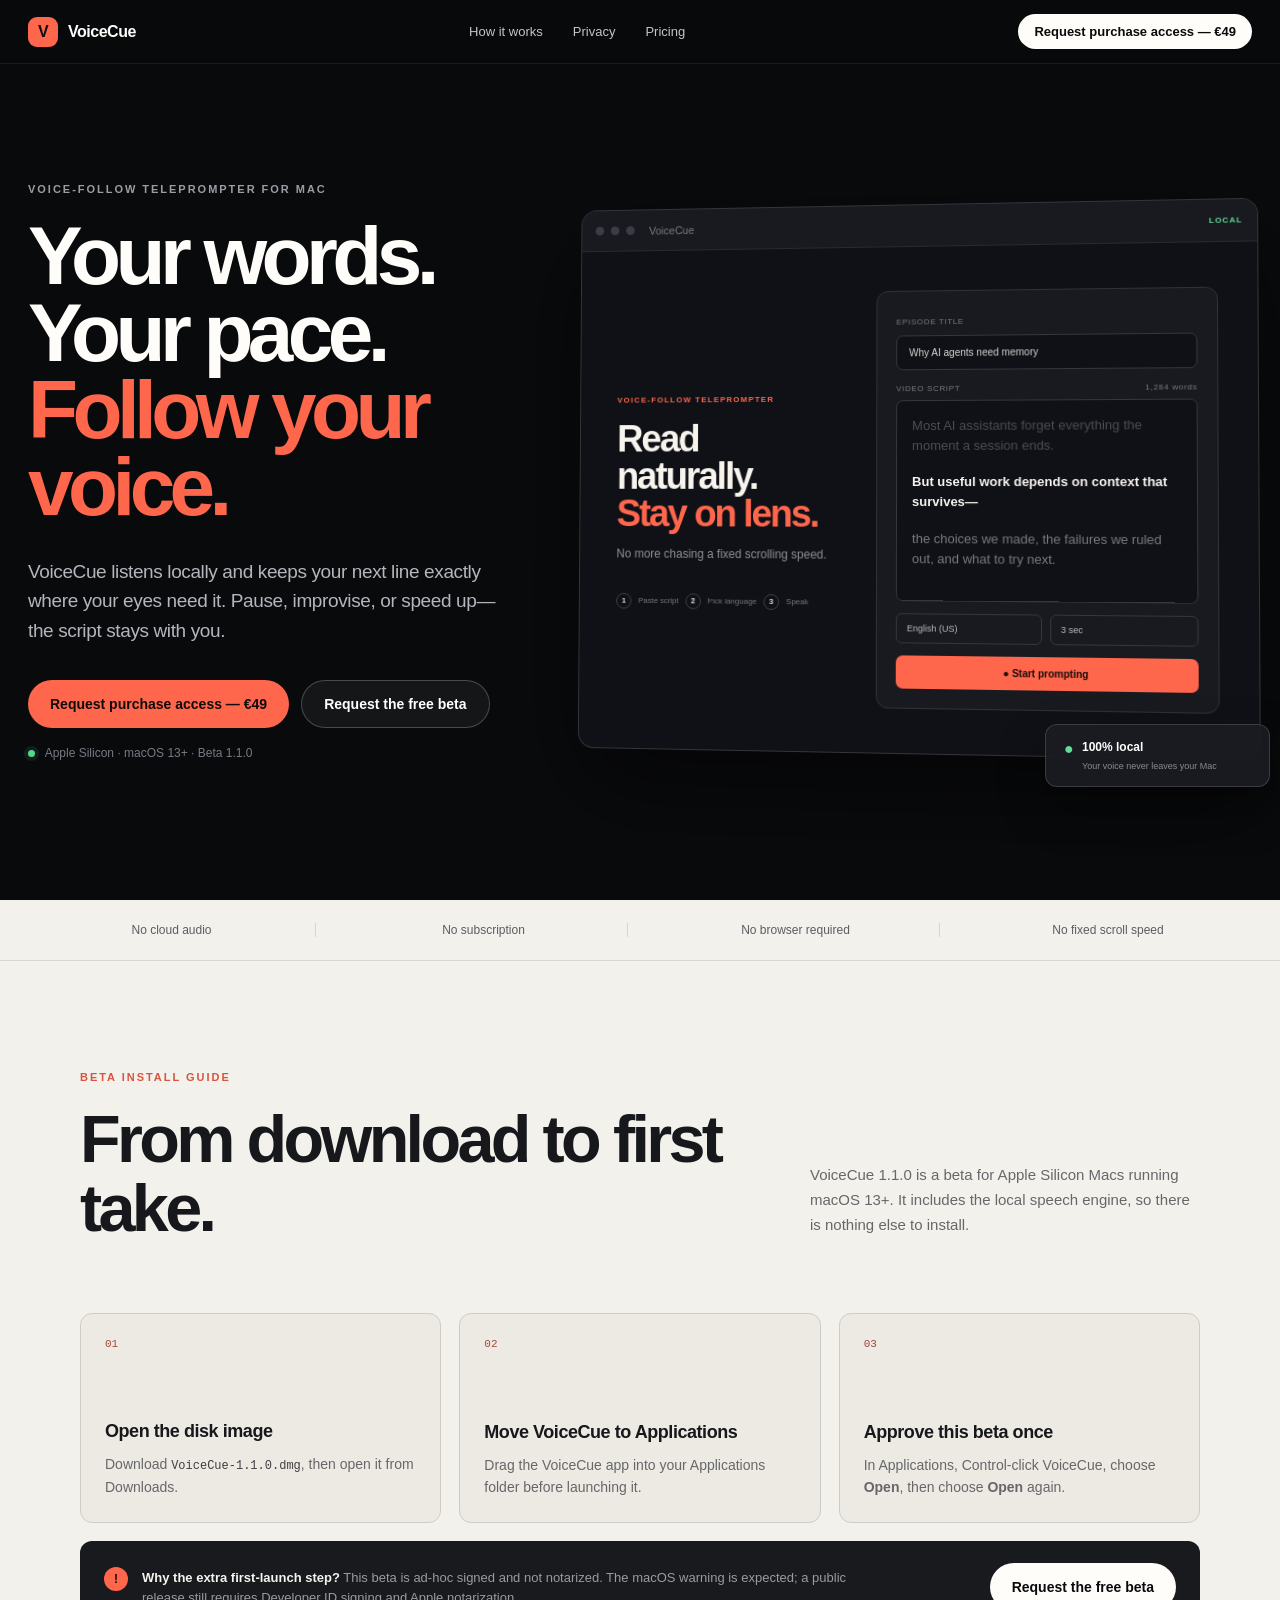
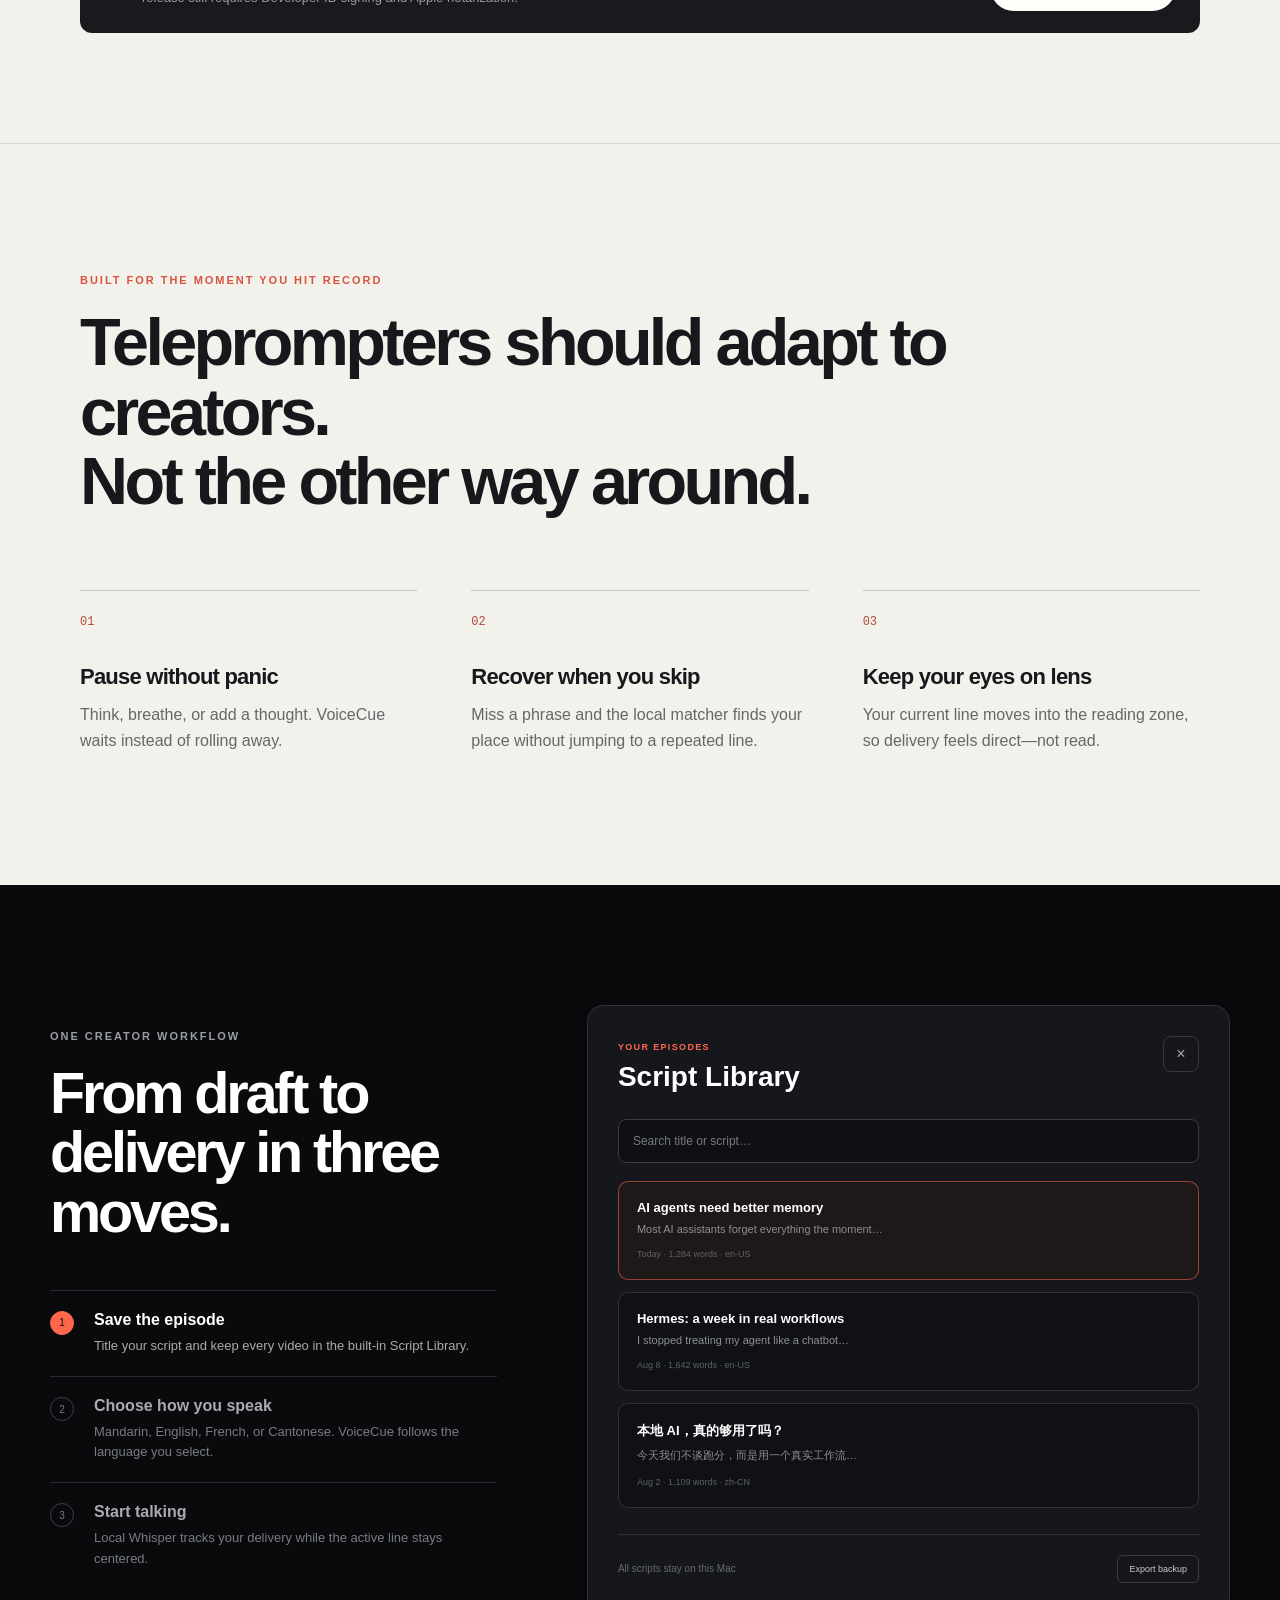
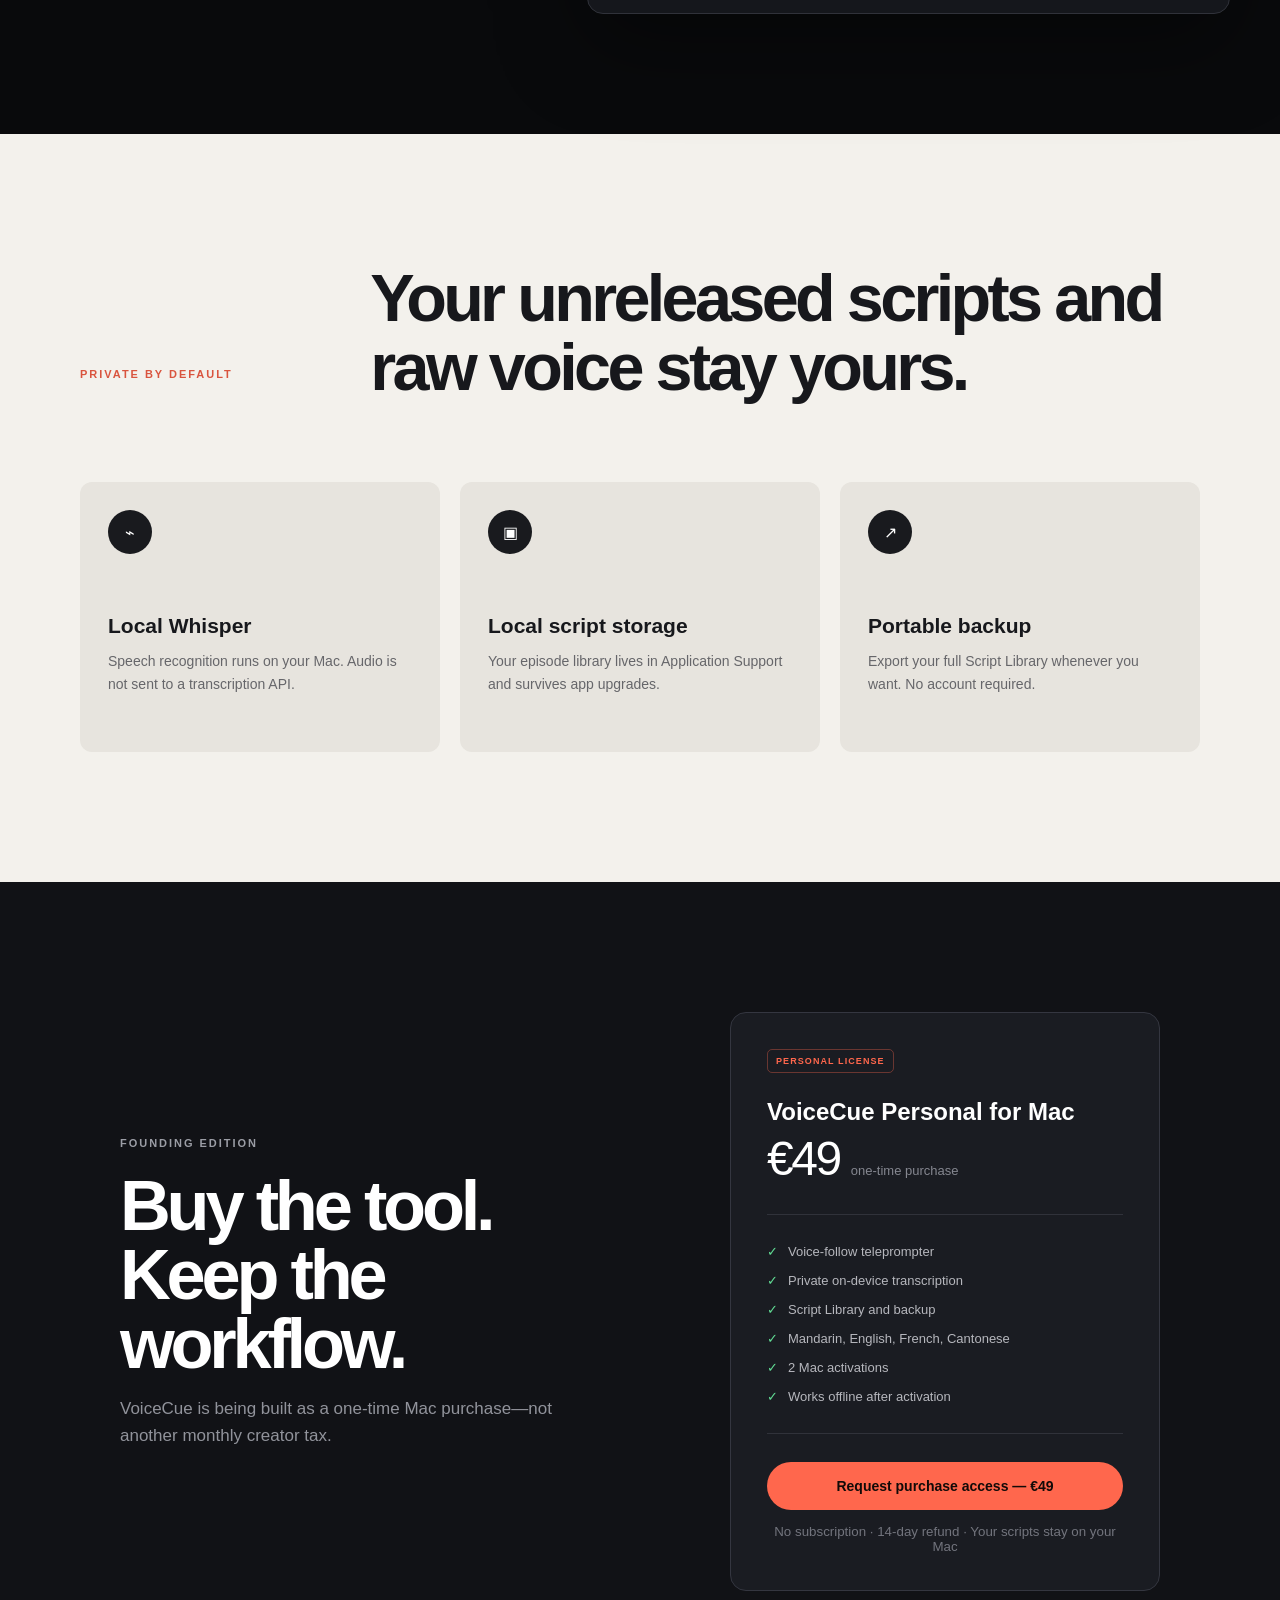
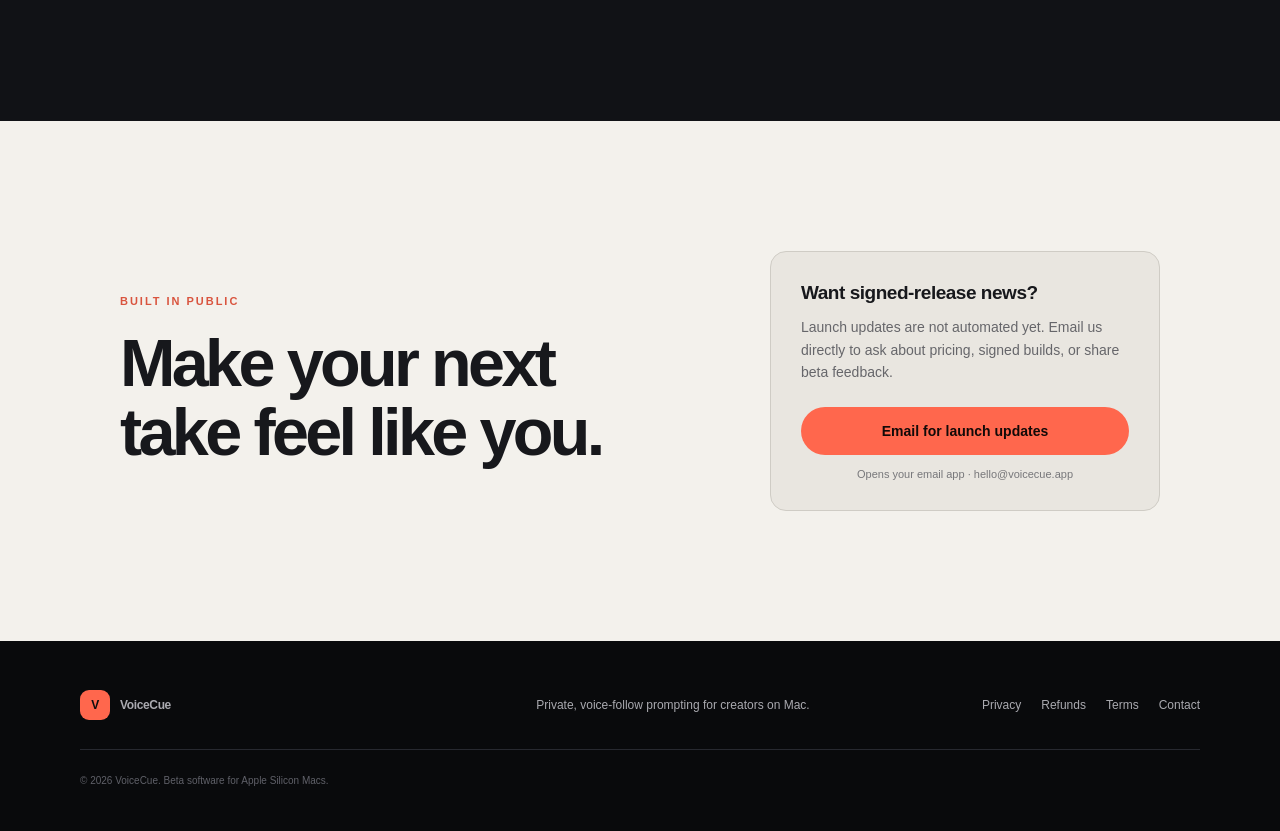
<file: index.html>
<!doctype html>
<html lang="en">
<head>
  <meta charset="utf-8" />
  <meta name="viewport" content="width=device-width, initial-scale=1" />
  <meta name="description" content="VoiceCue is the private Mac teleprompter that follows your voice, not a fixed scroll speed." />
  <title>VoiceCue — A teleprompter that follows your voice</title>
  <link rel="stylesheet" href="./styles.css?v=2" />
  <script src="./commerce-config.js" defer></script>
  <script src="./script.js" defer></script>
</head>
<body>
  <nav class="nav" aria-label="Main navigation">
    <a class="brand" href="#top" aria-label="VoiceCue home"><span class="brand-mark">V</span><span>VoiceCue</span></a>
    <div class="nav-links">
      <a href="#demo">How it works</a>
      <a href="#privacy">Privacy</a>
      <a href="#pricing">Pricing</a>
    </div>
    <a class="nav-cta" data-checkout href="mailto:hello@voicecue.app?subject=VoiceCue%20checkout%20request">Buy for Mac — €49</a>
  </nav>

  <main id="top">
    <section class="hero section-dark">
      <div class="hero-copy">
        <p class="eyebrow">VOICE-FOLLOW TELEPROMPTER FOR MAC</p>
        <h1>Your words.<br />Your pace.<br /><span>Follow your voice.</span></h1>
        <p class="hero-lede">VoiceCue listens locally and keeps your next line exactly where your eyes need it. Pause, improvise, or speed up—the script stays with you.</p>
        <div class="hero-actions" id="download">
          <a class="button button-primary" data-checkout href="mailto:hello@voicecue.app?subject=VoiceCue%20checkout%20request">Buy VoiceCue for Mac — €49</a>
          <a class="button button-secondary" href="mailto:hello@voicecue.app?subject=VoiceCue%20beta%20request">Request the free beta</a>
        </div>
        <p class="system-note"><span class="status-dot"></span> Apple Silicon · macOS 13+ · Beta 1.1.0</p>
      </div>

      <div class="product-stage" aria-label="VoiceCue application preview">
        <div class="app-window">
          <div class="window-bar"><i></i><i></i><i></i><span>VoiceCue</span><b>LOCAL</b></div>
          <div class="app-layout">
            <div class="app-intro">
              <span>VOICE-FOLLOW TELEPROMPTER</span>
              <h2>Read naturally.<br /><em>Stay on lens.</em></h2>
              <p>No more chasing a fixed scrolling speed.</p>
              <div class="mini-steps"><b>1</b> Paste script <b>2</b> Pick language <b>3</b> Speak</div>
            </div>
            <div class="editor-card">
              <label>EPISODE TITLE</label>
              <div class="fake-input">Why AI agents need memory</div>
              <div class="editor-heading"><label>VIDEO SCRIPT</label><span>1,284 words</span></div>
              <div class="script-lines">
                <p class="spoken">Most AI assistants forget everything the moment a session ends.</p>
                <p class="active">But useful work depends on context that survives—</p>
                <p>the choices we made, the failures we ruled out, and what to try next.</p>
              </div>
              <div class="editor-controls"><span>English (US)</span><span>3 sec</span></div>
              <button type="button" tabindex="-1">● Start prompting</button>
            </div>
          </div>
        </div>
        <div class="privacy-badge"><span>●</span><strong>100% local</strong><small>Your voice never leaves your Mac</small></div>
      </div>
    </section>

    <section class="trust-strip" aria-label="Product principles">
      <span>No cloud audio</span><span>No subscription</span><span>No browser required</span><span>No fixed scroll speed</span>
    </section>

    <section class="install-section" id="install" aria-labelledby="installTitle">
      <div class="install-heading">
        <div>
          <p class="eyebrow coral">BETA INSTALL GUIDE</p>
          <h2 id="installTitle">From download to first take.</h2>
        </div>
        <p>VoiceCue 1.1.0 is a beta for Apple Silicon Macs running macOS 13+. It includes the local speech engine, so there is nothing else to install.</p>
      </div>
      <ol class="install-steps">
        <li><span>01</span><div><strong>Open the disk image</strong><p>Download <code>VoiceCue-1.1.0.dmg</code>, then open it from Downloads.</p></div></li>
        <li><span>02</span><div><strong>Move VoiceCue to Applications</strong><p>Drag the VoiceCue app into your Applications folder before launching it.</p></div></li>
        <li><span>03</span><div><strong>Approve this beta once</strong><p>In Applications, Control-click VoiceCue, choose <b>Open</b>, then choose <b>Open</b> again.</p></div></li>
      </ol>
      <div class="beta-disclosure">
        <div><span aria-hidden="true">!</span><p><strong>Why the extra first-launch step?</strong> This beta is ad-hoc signed and not notarized. The macOS warning is expected; a public release still requires Developer ID signing and Apple notarization.</p></div>
        <a class="button button-dark" href="mailto:hello@voicecue.app?subject=VoiceCue%20beta%20request">Request the free beta</a>
      </div>
    </section>

    <section class="problem-section">
      <p class="eyebrow coral">BUILT FOR THE MOMENT YOU HIT RECORD</p>
      <h2>Teleprompters should adapt to creators.<br />Not the other way around.</h2>
      <div class="problem-grid">
        <article><span>01</span><h3>Pause without panic</h3><p>Think, breathe, or add a thought. VoiceCue waits instead of rolling away.</p></article>
        <article><span>02</span><h3>Recover when you skip</h3><p>Miss a phrase and the local matcher finds your place without jumping to a repeated line.</p></article>
        <article><span>03</span><h3>Keep your eyes on lens</h3><p>Your current line moves into the reading zone, so delivery feels direct—not read.</p></article>
      </div>
    </section>

    <section class="demo-section" id="demo">
      <div class="demo-copy">
        <p class="eyebrow">ONE CREATOR WORKFLOW</p>
        <h2>From draft to delivery in three moves.</h2>
        <ol class="flow-list">
          <li class="selected"><span>1</span><div><strong>Save the episode</strong><p>Title your script and keep every video in the built-in Script Library.</p></div></li>
          <li><span>2</span><div><strong>Choose how you speak</strong><p>Mandarin, English, French, or Cantonese. VoiceCue follows the language you select.</p></div></li>
          <li><span>3</span><div><strong>Start talking</strong><p>Local Whisper tracks your delivery while the active line stays centered.</p></div></li>
        </ol>
      </div>
      <div class="library-preview">
        <div class="library-header"><div><small>YOUR EPISODES</small><h3>Script Library</h3></div><span>×</span></div>
        <div class="search">Search title or script…</div>
        <article class="episode active"><b>AI agents need better memory</b><p>Most AI assistants forget everything the moment…</p><small>Today · 1,284 words · en-US</small></article>
        <article class="episode"><b>Hermes: a week in real workflows</b><p>I stopped treating my agent like a chatbot…</p><small>Aug 8 · 1,642 words · en-US</small></article>
        <article class="episode"><b>本地 AI，真的够用了吗？</b><p>今天我们不谈跑分，而是用一个真实工作流…</p><small>Aug 2 · 1,109 words · zh-CN</small></article>
        <div class="library-footer"><span>All scripts stay on this Mac</span><button type="button" tabindex="-1">Export backup</button></div>
      </div>
    </section>

    <section class="privacy-section" id="privacy">
      <div>
        <p class="eyebrow coral">PRIVATE BY DEFAULT</p>
        <h2>Your unreleased scripts and raw voice stay yours.</h2>
      </div>
      <div class="privacy-grid">
        <article><div class="icon">⌁</div><h3>Local Whisper</h3><p>Speech recognition runs on your Mac. Audio is not sent to a transcription API.</p></article>
        <article><div class="icon">▣</div><h3>Local script storage</h3><p>Your episode library lives in Application Support and survives app upgrades.</p></article>
        <article><div class="icon">↗</div><h3>Portable backup</h3><p>Export your full Script Library whenever you want. No account required.</p></article>
      </div>
    </section>

    <section class="pricing-section" id="pricing">
      <div class="pricing-copy">
        <p class="eyebrow">FOUNDING EDITION</p>
        <h2>Buy the tool.<br />Keep the workflow.</h2>
        <p>VoiceCue is being built as a one-time Mac purchase—not another monthly creator tax.</p>
      </div>
      <div class="price-card">
        <span class="badge">PERSONAL LICENSE</span>
        <h3>VoiceCue Personal for Mac</h3>
        <p class="price">€49 <small>one-time purchase</small></p>
        <ul><li>Voice-follow teleprompter</li><li>Private on-device transcription</li><li>Script Library and backup</li><li>Mandarin, English, French, Cantonese</li><li>2 Mac activations</li><li>Works offline after activation</li></ul>
        <a class="button button-primary full" data-checkout href="mailto:hello@voicecue.app?subject=VoiceCue%20checkout%20request">Buy VoiceCue for Mac — €49</a>
        <small class="card-note">No subscription · 14-day refund · Your scripts stay on your Mac</small>
      </div>
    </section>

    <section class="launch-contact" aria-labelledby="launchContactTitle">
      <div>
        <p class="eyebrow coral">BUILT IN PUBLIC</p>
        <h2 id="launchContactTitle">Make your next take feel like you.</h2>
      </div>
      <div class="launch-contact-card">
        <p class="contact-kicker">Want signed-release news?</p>
        <p>Launch updates are not automated yet. Email us directly to ask about pricing, signed builds, or share beta feedback.</p>
        <a class="button button-primary" href="mailto:hello@voicecue.app?subject=VoiceCue%20launch%20updates">Email for launch updates</a>
        <small>Opens your email app · hello@voicecue.app</small>
      </div>
    </section>
  </main>

  <footer>
    <a class="brand" href="#top"><span class="brand-mark">V</span><span>VoiceCue</span></a>
    <p>Private, voice-follow prompting for creators on Mac.</p>
    <div><a href="privacy.html">Privacy</a><a href="refunds.html">Refunds</a><a href="terms.html">Terms</a><a href="mailto:hello@voicecue.app">Contact</a></div>
    <small>© 2026 VoiceCue. Beta software for Apple Silicon Macs.</small>
  </footer>
</body>
</html>
</file>
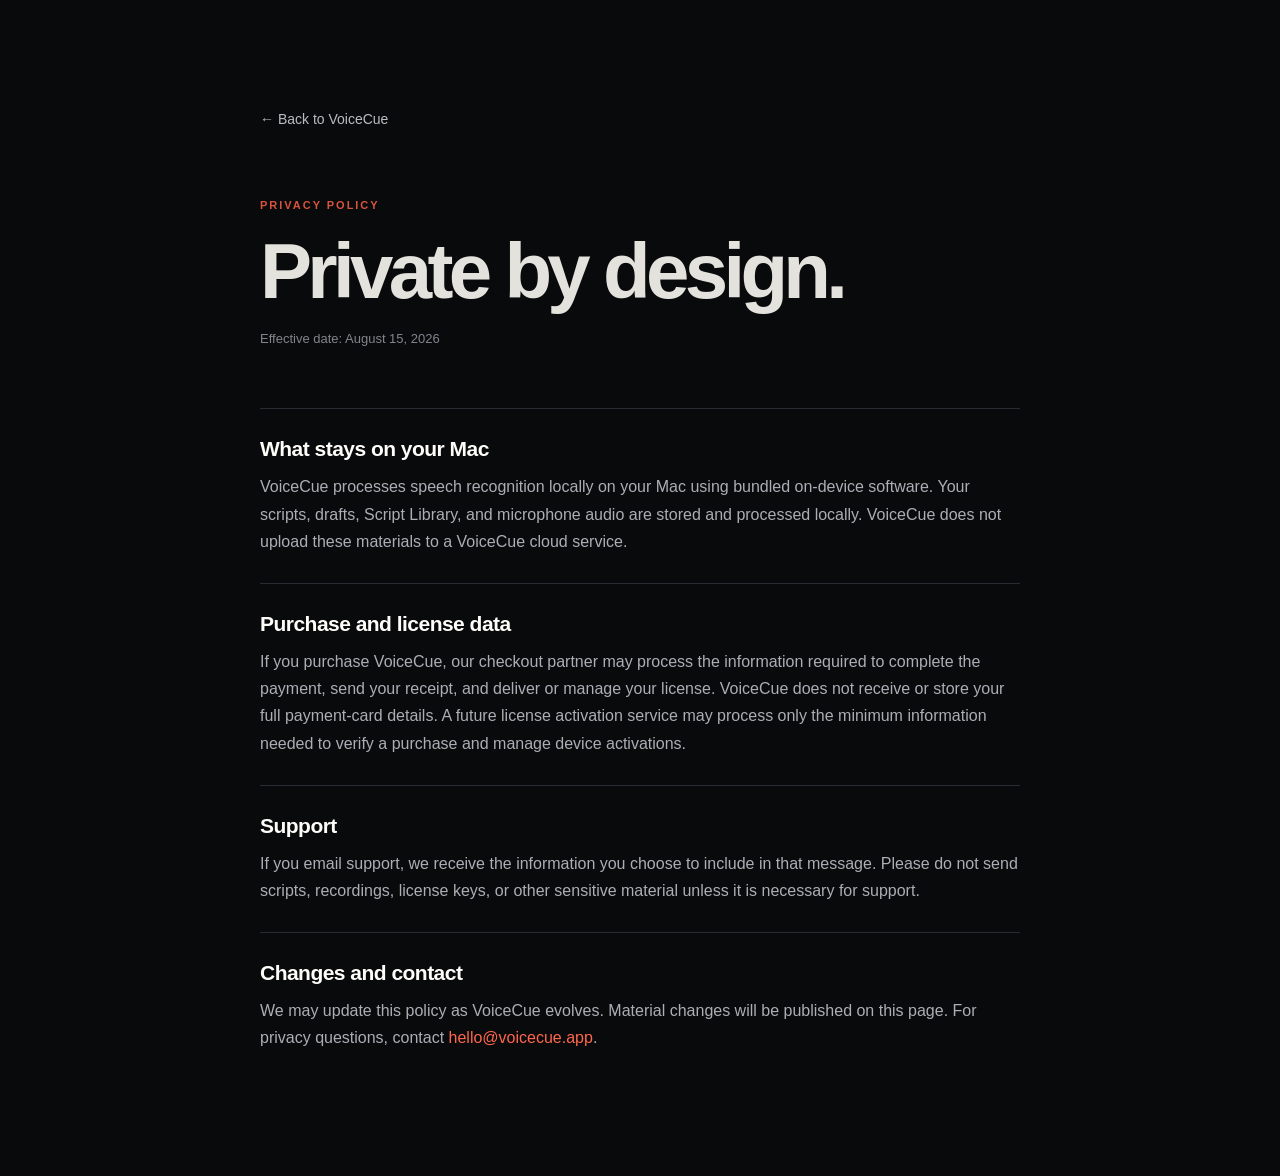
<file: privacy.html>
<!doctype html>
<html lang="en">
<head>
  <meta charset="utf-8" />
  <meta name="viewport" content="width=device-width, initial-scale=1" />
  <meta name="description" content="VoiceCue privacy policy." />
  <title>Privacy Policy — VoiceCue</title>
  <link rel="stylesheet" href="./styles.css?v=3" />
</head>
<body class="legal-page">
  <main class="legal-wrap">
    <a class="legal-back" href="./index.html">← Back to VoiceCue</a>
    <p class="eyebrow coral">PRIVACY POLICY</p>
    <h1>Private by design.</h1>
    <p class="legal-meta">Effective date: August 15, 2026</p>
    <section><h2>What stays on your Mac</h2><p>VoiceCue processes speech recognition locally on your Mac using bundled on-device software. Your scripts, drafts, Script Library, and microphone audio are stored and processed locally. VoiceCue does not upload these materials to a VoiceCue cloud service.</p></section>
    <section><h2>Purchase and license data</h2><p>If you purchase VoiceCue, our checkout partner may process the information required to complete the payment, send your receipt, and deliver or manage your license. VoiceCue does not receive or store your full payment-card details. A future license activation service may process only the minimum information needed to verify a purchase and manage device activations.</p></section>
    <section><h2>Support</h2><p>If you email support, we receive the information you choose to include in that message. Please do not send scripts, recordings, license keys, or other sensitive material unless it is necessary for support.</p></section>
    <section><h2>Changes and contact</h2><p>We may update this policy as VoiceCue evolves. Material changes will be published on this page. For privacy questions, contact <a href="mailto:hello@voicecue.app">hello@voicecue.app</a>.</p></section>
  </main>
</body>
</html>
</file>
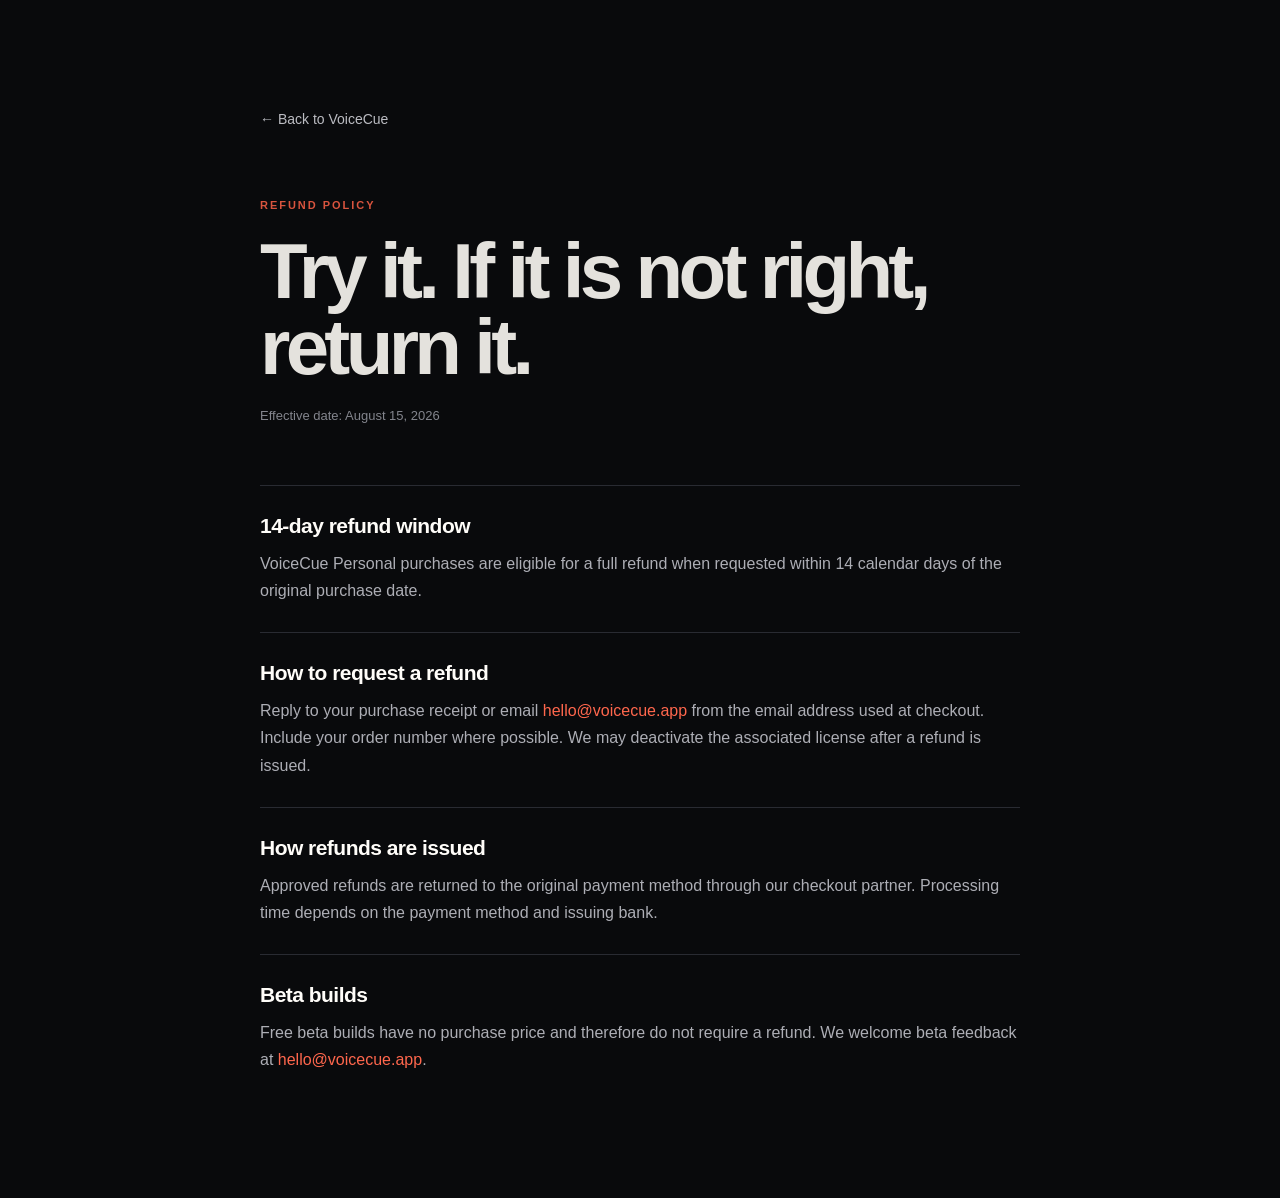
<file: refunds.html>
<!doctype html>
<html lang="en">
<head>
  <meta charset="utf-8" />
  <meta name="viewport" content="width=device-width, initial-scale=1" />
  <meta name="description" content="VoiceCue refund policy." />
  <title>Refund Policy — VoiceCue</title>
  <link rel="stylesheet" href="./styles.css?v=3" />
</head>
<body class="legal-page">
  <main class="legal-wrap">
    <a class="legal-back" href="./index.html">← Back to VoiceCue</a>
    <p class="eyebrow coral">REFUND POLICY</p>
    <h1>Try it. If it is not right, return it.</h1>
    <p class="legal-meta">Effective date: August 15, 2026</p>
    <section><h2>14-day refund window</h2><p>VoiceCue Personal purchases are eligible for a full refund when requested within 14 calendar days of the original purchase date.</p></section>
    <section><h2>How to request a refund</h2><p>Reply to your purchase receipt or email <a href="mailto:hello@voicecue.app?subject=VoiceCue%20refund%20request">hello@voicecue.app</a> from the email address used at checkout. Include your order number where possible. We may deactivate the associated license after a refund is issued.</p></section>
    <section><h2>How refunds are issued</h2><p>Approved refunds are returned to the original payment method through our checkout partner. Processing time depends on the payment method and issuing bank.</p></section>
    <section><h2>Beta builds</h2><p>Free beta builds have no purchase price and therefore do not require a refund. We welcome beta feedback at <a href="mailto:hello@voicecue.app">hello@voicecue.app</a>.</p></section>
  </main>
</body>
</html>
</file>
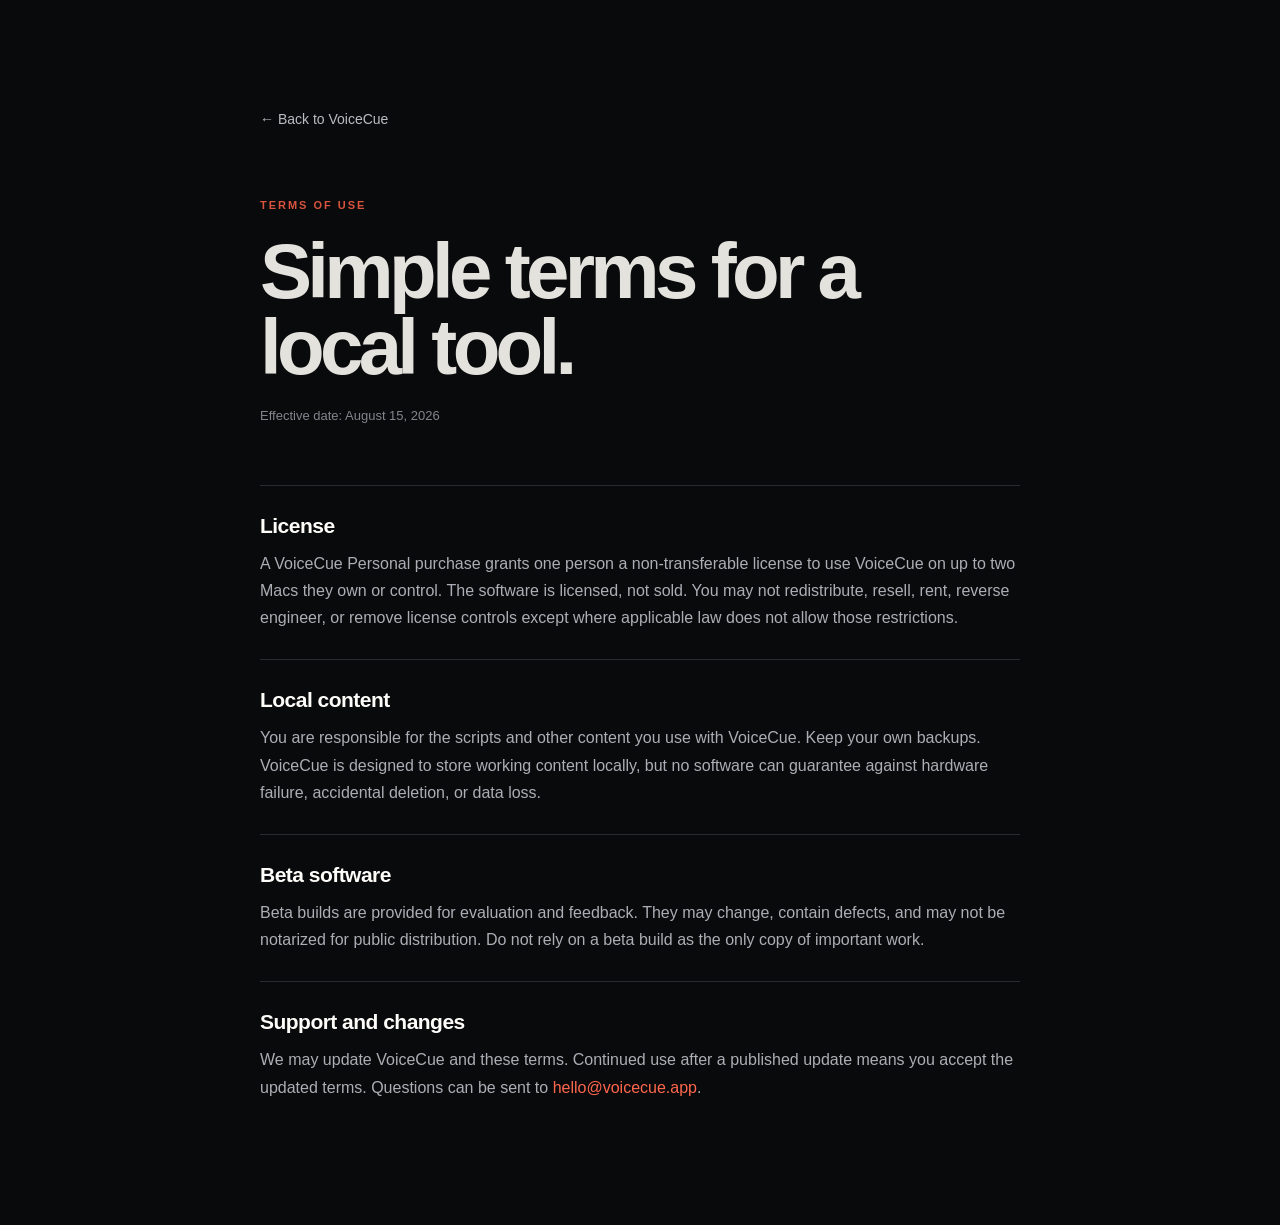
<file: terms.html>
<!doctype html>
<html lang="en">
<head>
  <meta charset="utf-8" />
  <meta name="viewport" content="width=device-width, initial-scale=1" />
  <meta name="description" content="VoiceCue terms of use." />
  <title>Terms of Use — VoiceCue</title>
  <link rel="stylesheet" href="./styles.css?v=3" />
</head>
<body class="legal-page">
  <main class="legal-wrap">
    <a class="legal-back" href="./index.html">← Back to VoiceCue</a>
    <p class="eyebrow coral">TERMS OF USE</p>
    <h1>Simple terms for a local tool.</h1>
    <p class="legal-meta">Effective date: August 15, 2026</p>
    <section><h2>License</h2><p>A VoiceCue Personal purchase grants one person a non-transferable license to use VoiceCue on up to two Macs they own or control. The software is licensed, not sold. You may not redistribute, resell, rent, reverse engineer, or remove license controls except where applicable law does not allow those restrictions.</p></section>
    <section><h2>Local content</h2><p>You are responsible for the scripts and other content you use with VoiceCue. Keep your own backups. VoiceCue is designed to store working content locally, but no software can guarantee against hardware failure, accidental deletion, or data loss.</p></section>
    <section><h2>Beta software</h2><p>Beta builds are provided for evaluation and feedback. They may change, contain defects, and may not be notarized for public distribution. Do not rely on a beta build as the only copy of important work.</p></section>
    <section><h2>Support and changes</h2><p>We may update VoiceCue and these terms. Continued use after a published update means you accept the updated terms. Questions can be sent to <a href="mailto:hello@voicecue.app">hello@voicecue.app</a>.</p></section>
  </main>
</body>
</html>
</file>
<file: styles.css>
:root {
  --black: #090a0c;
  --ink: #17181c;
  --panel: #14161b;
  --panel-2: #1b1e24;
  --paper: #f3f1ec;
  --white: #fffdf9;
  --muted: #9b9da5;
  --line: rgba(255, 255, 255, 0.12);
  --coral: #ff674d;
}
* { box-sizing: border-box; }
html { scroll-behavior: smooth; }
body { margin: 0; color: var(--ink); background: var(--paper); font-family: -apple-system, BlinkMacSystemFont, "SF Pro Text", "Segoe UI", sans-serif; -webkit-font-smoothing: antialiased; }
a { color: inherit; text-decoration: none; }
button, input { font: inherit; }
.nav { position: fixed; inset: 0 0 auto; z-index: 20; height: 64px; padding: 0 max(28px, calc((100vw - 1240px) / 2)); display: flex; align-items: center; justify-content: space-between; color: var(--white); background: rgba(9, 10, 12, 0.82); border-bottom: 1px solid rgba(255,255,255,.08); backdrop-filter: saturate(150%) blur(20px); }
.brand { display: inline-flex; align-items: center; gap: 10px; font-weight: 720; letter-spacing: -0.03em; }
.brand-mark { width: 30px; height: 30px; display: grid; place-items: center; border-radius: 9px; color: #0d0d0e; background: var(--coral); font-weight: 850; }
.nav-links { display: flex; gap: 30px; font-size: 13px; color: #c4c5ca; }
.nav-links a:hover { color: white; }
.nav-cta { padding: 10px 16px; border-radius: 999px; background: var(--white); color: var(--black); font-size: 13px; font-weight: 650; }
.section-dark { color: var(--white); background: var(--black); }
.hero { min-height: 900px; padding: 155px max(28px, calc((100vw - 1240px) / 2)) 100px; display: grid; grid-template-columns: .83fr 1.17fr; align-items: center; gap: 60px; overflow: hidden; }
.eyebrow { margin: 0 0 22px; color: var(--muted); font-size: 11px; font-weight: 780; letter-spacing: .18em; }
.eyebrow.coral { color: #d9543e; }
.hero h1 { margin: 0; font-size: clamp(58px, 6.4vw, 94px); line-height: .94; letter-spacing: -.068em; font-weight: 720; }
.hero h1 span { color: var(--coral); }
.hero-lede { max-width: 570px; margin: 32px 0 0; color: #b5b6bd; font-size: 19px; line-height: 1.55; letter-spacing: -.02em; }
.hero-actions { margin-top: 35px; display: flex; flex-wrap: wrap; gap: 12px; }
.button { min-height: 48px; display: inline-flex; align-items: center; justify-content: center; padding: 0 22px; border: 0; border-radius: 999px; cursor: pointer; font-weight: 700; font-size: 14px; transition: transform .2s ease, background .2s ease; }
.button:hover { transform: translateY(-2px); }
.button-primary { background: var(--coral); color: #120a08; }
.button-secondary { color: white; border: 1px solid rgba(255,255,255,.22); background: rgba(255,255,255,.05); }
.system-note { margin-top: 18px; color: #777a84; font-size: 12px; }
.status-dot { display: inline-block; width: 7px; height: 7px; margin-right: 7px; border-radius: 50%; background: #58d68d; box-shadow: 0 0 0 4px rgba(88,214,141,.1); }
.product-stage { position: relative; perspective: 1000px; }
.app-window { overflow: hidden; border: 1px solid rgba(255,255,255,.15); border-radius: 16px; background: #101116; box-shadow: 0 38px 100px rgba(0,0,0,.58); transform: rotateY(-4deg) rotateX(1deg); transform-origin: center; }
.window-bar { height: 42px; padding: 0 14px; display: flex; align-items: center; gap: 7px; color: #777a83; background: #181a20; border-bottom: 1px solid rgba(255,255,255,.07); font-size: 11px; }
.window-bar i { width: 9px; height: 9px; border-radius: 50%; background: #3a3d46; }
.window-bar span { margin-left: 8px; }
.window-bar b { margin-left: auto; color: #61dc94; font-size: 8px; letter-spacing: .12em; }
.app-layout { min-height: 470px; padding: 44px 38px; display: grid; grid-template-columns: .82fr 1.18fr; align-items: center; gap: 32px; }
.app-intro > span { color: var(--coral); font-size: 8px; font-weight: 800; letter-spacing: .16em; }
.app-intro h2 { margin: 14px 0; color: #f7f4ee; font-size: 38px; line-height: 1; letter-spacing: -.055em; }
.app-intro h2 em { color: var(--coral); font-style: normal; }
.app-intro p { color: #8f9199; font-size: 12px; line-height: 1.45; }
.mini-steps { margin-top: 30px; display: flex; align-items: center; flex-wrap: wrap; gap: 7px; color: #747780; font-size: 8px; }
.mini-steps b { width: 16px; height: 16px; display: grid; place-items: center; border: 1px solid #3b3e47; border-radius: 50%; color: #d2d3d6; }
.editor-card { padding: 19px; border: 1px solid #30323a; border-radius: 12px; background: #181a20; }
.editor-card label, .editor-heading span { color: #777983; font-size: 8px; letter-spacing: .08em; }
.fake-input { margin: 7px 0 14px; padding: 11px 12px; color: #d6d5d3; border: 1px solid #343640; border-radius: 7px; background: #101116; font-size: 10px; }
.editor-heading { display: flex; justify-content: space-between; margin-bottom: 7px; }
.script-lines { min-height: 190px; padding: 15px; border: 1px solid #343640; border-radius: 7px; background: #101116; font-size: 13px; line-height: 1.55; }
.script-lines p { margin: 0 0 16px; color: #777983; }
.script-lines .spoken { color: #4b4d55; }
.script-lines .active { color: #f6f4ef; font-weight: 700; }
.editor-controls { margin: 12px 0; display: grid; grid-template-columns: 1fr 1fr; gap: 8px; }
.editor-controls span { padding: 9px 10px; border: 1px solid #343640; border-radius: 6px; color: #bbbcc2; font-size: 9px; }
.editor-card button { width: 100%; padding: 11px; border: 0; border-radius: 7px; color: #170b08; background: var(--coral); font-size: 10px; font-weight: 800; }
.privacy-badge { position: absolute; right: -18px; bottom: -35px; min-width: 225px; padding: 15px 18px; display: grid; grid-template-columns: 18px 1fr; color: white; border: 1px solid rgba(255,255,255,.15); border-radius: 12px; background: rgba(26,28,34,.94); box-shadow: 0 20px 45px rgba(0,0,0,.38); }
.privacy-badge > span { color: #61dc94; }
.privacy-badge strong { font-size: 12px; }
.privacy-badge small { grid-column: 2; margin-top: 3px; color: #888b94; font-size: 9px; }
.trust-strip { padding: 23px max(28px, calc((100vw - 1240px) / 2)); display: grid; grid-template-columns: repeat(4, 1fr); gap: 24px; color: #5c5d62; border-bottom: 1px solid #d7d5cf; font-size: 12px; text-align: center; }
.trust-strip span:not(:last-child) { border-right: 1px solid #d7d5cf; }
.install-section { padding: 110px max(28px, calc((100vw - 1120px) / 2)); border-bottom: 1px solid #d7d5cf; }
.install-heading { display: grid; grid-template-columns: 1.25fr .75fr; align-items: end; gap: 80px; }
.install-heading h2 { max-width: 720px; margin: 0; font-size: clamp(42px, 5.2vw, 72px); line-height: 1.04; letter-spacing: -.055em; }
.install-heading > p { margin: 0 0 6px; color: #67676a; font-size: 15px; line-height: 1.65; }
.install-steps { margin: 70px 0 0; padding: 0; display: grid; grid-template-columns: repeat(3, 1fr); gap: 18px; list-style: none; }
.install-steps li { min-height: 210px; padding: 24px; display: flex; flex-direction: column; justify-content: space-between; border: 1px solid #cfccc5; border-radius: 12px; background: #edeae4; }
.install-steps li > span { color: #a64838; font: 11px ui-monospace, monospace; }
.install-steps strong { display: block; margin-bottom: 11px; font-size: 18px; letter-spacing: -.025em; }
.install-steps p { margin: 0; color: #67676a; font-size: 14px; line-height: 1.6; }
.install-steps code { color: #3f3f42; font-size: 12px; }
.beta-disclosure { margin-top: 18px; padding: 22px 24px; display: flex; align-items: center; justify-content: space-between; gap: 30px; color: #d9d8d4; border-radius: 12px; background: #191a1e; }
.beta-disclosure > div { display: flex; align-items: flex-start; gap: 14px; }
.beta-disclosure > div > span { width: 24px; height: 24px; flex: 0 0 24px; display: grid; place-items: center; color: #180c09; border-radius: 50%; background: var(--coral); font-size: 12px; font-weight: 850; }
.beta-disclosure p { max-width: 720px; margin: 1px 0 0; color: #999ba2; font-size: 13px; line-height: 1.55; }
.beta-disclosure strong { color: #f5f3ee; }
.button-dark { flex: 0 0 auto; color: var(--black); background: var(--white); }
.problem-section { padding: 130px max(28px, calc((100vw - 1120px) / 2)); }
.problem-section > h2, .privacy-section h2, .launch-contact h2 { max-width: 950px; margin: 0; font-size: clamp(42px, 5.2vw, 72px); line-height: 1.04; letter-spacing: -.055em; }
.problem-grid { margin-top: 74px; display: grid; grid-template-columns: repeat(3, 1fr); gap: 54px; }
.problem-grid article { border-top: 1px solid #c8c5bd; padding-top: 20px; }
.problem-grid article > span { color: #b04b3b; font: 12px ui-monospace, monospace; }
.problem-grid h3 { margin: 35px 0 12px; font-size: 22px; letter-spacing: -.035em; }
.problem-grid p { margin: 0; color: #67676a; line-height: 1.65; }
.demo-section { padding: 120px max(28px, calc((100vw - 1180px) / 2)); display: grid; grid-template-columns: .82fr 1.18fr; align-items: center; gap: 90px; color: white; background: var(--black); }
.demo-copy h2 { margin: 0 0 48px; font-size: clamp(42px, 4.5vw, 64px); line-height: 1.03; letter-spacing: -.055em; }
.flow-list { margin: 0; padding: 0; list-style: none; }
.flow-list li { padding: 20px 0; display: grid; grid-template-columns: 36px 1fr; gap: 8px; color: #797b83; border-top: 1px solid #292b32; }
.flow-list li > span { width: 24px; height: 24px; display: grid; place-items: center; border: 1px solid #3d4049; border-radius: 50%; font-size: 10px; }
.flow-list strong { color: #aaaab0; }
.flow-list p { margin: 7px 0 0; font-size: 13px; line-height: 1.55; }
.flow-list .selected { color: #aaa; }
.flow-list .selected > span { color: #120a08; border-color: var(--coral); background: var(--coral); }
.flow-list .selected strong { color: white; }
.library-preview { overflow: hidden; padding: 30px; border: 1px solid #30323a; border-radius: 16px; background: #15171c; box-shadow: 0 30px 90px rgba(0,0,0,.4); }
.library-header { display: flex; justify-content: space-between; }
.library-header small { color: var(--coral); font-size: 9px; font-weight: 800; letter-spacing: .15em; }
.library-header h3 { margin: 7px 0 0; font-size: 28px; }
.library-header > span { width: 36px; height: 36px; display: grid; place-items: center; border: 1px solid #363842; border-radius: 8px; color: #aaa; }
.search { margin: 26px 0 18px; padding: 14px; color: #777983; border: 1px solid #3a3c45; border-radius: 8px; background: #0f1014; font-size: 12px; }
.episode { margin-bottom: 12px; padding: 18px; border: 1px solid #30323a; border-radius: 10px; background: #101116; }
.episode.active { border-color: rgba(255,103,77,.55); background: #1e1818; }
.episode b { display: block; font-size: 13px; }
.episode p { margin: 8px 0; color: #8c8e96; font-size: 11px; white-space: nowrap; overflow: hidden; text-overflow: ellipsis; }
.episode small { color: #5d6069; font-size: 9px; }
.library-footer { margin-top: 26px; padding-top: 20px; display: flex; align-items: center; justify-content: space-between; color: #666872; border-top: 1px solid #30323a; font-size: 10px; }
.library-footer button { padding: 8px 11px; color: #ccc; border: 1px solid #3a3c45; border-radius: 6px; background: transparent; font-size: 9px; }
.privacy-section { padding: 130px max(28px, calc((100vw - 1120px) / 2)); }
.privacy-section > div:first-child { display: grid; grid-template-columns: .35fr 1fr; align-items: end; }
.privacy-grid { margin-top: 80px; display: grid; grid-template-columns: repeat(3,1fr); gap: 20px; }
.privacy-grid article { min-height: 270px; padding: 28px; border-radius: 12px; background: #e7e4de; }
.icon { width: 44px; height: 44px; display: grid; place-items: center; border-radius: 50%; background: #191a1e; color: white; }
.privacy-grid h3 { margin: 60px 0 12px; font-size: 21px; }
.privacy-grid p { margin: 0; color: #66666a; font-size: 14px; line-height: 1.6; }
.pricing-section { padding: 130px max(28px, calc((100vw - 1040px) / 2)); display: grid; grid-template-columns: 1fr 430px; align-items: center; gap: 100px; color: white; background: #111216; }
.pricing-copy h2 { margin: 0; font-size: clamp(50px, 5.5vw, 76px); line-height: .98; letter-spacing: -.06em; }
.pricing-copy > p:last-child { max-width: 470px; color: #91939b; font-size: 17px; line-height: 1.6; }
.price-card { padding: 36px; border: 1px solid #343640; border-radius: 16px; background: #1a1c22; }
.badge { display: inline-block; padding: 6px 8px; color: var(--coral); border: 1px solid rgba(255,103,77,.35); border-radius: 5px; font-size: 9px; font-weight: 800; letter-spacing: .12em; }
.price-card h3 { margin: 25px 0 5px; font-size: 24px; }
.price { margin: 0; font-size: 48px; letter-spacing: -.05em; }
.price small { color: #858790; font-size: 13px; letter-spacing: 0; }
.price-card ul { margin: 28px 0; padding: 22px 0; list-style: none; border-block: 1px solid #30323a; }
.price-card li { padding: 7px 0; color: #b6b7bd; font-size: 13px; }
.price-card li::before { content: "✓"; margin-right: 10px; color: #61dc94; }
.full { width: 100%; }
.card-note { display: block; margin-top: 14px; color: #72747d; text-align: center; }
.launch-contact { padding: 130px max(28px, calc((100vw - 1040px) / 2)); display: grid; grid-template-columns: 1fr 390px; align-items: center; gap: 100px; }
.launch-contact-card { padding: 30px; border: 1px solid #cfccc5; border-radius: 16px; background: #e9e6e0; }
.launch-contact-card .contact-kicker { margin: 0; color: var(--ink); font-size: 19px; font-weight: 750; letter-spacing: -.025em; }
.launch-contact-card > p:not(.contact-kicker) { margin: 12px 0 24px; color: #66666a; font-size: 14px; line-height: 1.6; }
.launch-contact-card .button { width: 100%; }
.launch-contact-card small { display: block; margin-top: 13px; color: #77777a; font-size: 11px; text-align: center; }
footer { padding: 45px max(28px, calc((100vw - 1120px) / 2)); display: grid; grid-template-columns: 1fr 2fr auto; align-items: center; gap: 25px; color: #aaaab0; background: var(--black); font-size: 12px; }
footer > p { text-align: center; }
footer > div { display: flex; gap: 20px; }
footer > small { grid-column: 1 / -1; padding-top: 25px; color: #5f6068; border-top: 1px solid #272930; }
.legal-page { min-height: 100vh; color: #e4e2dd; background: var(--black); }
.legal-wrap { width: min(760px, calc(100% - 40px)); margin: 0 auto; padding: 110px 0 96px; }
.legal-back { display: inline-flex; margin-bottom: 72px; color: #bbbcc2; font-size: 14px; }
.legal-back:hover, .legal-wrap a:not(.legal-back) { color: var(--coral); }
.legal-wrap h1 { max-width: 680px; margin: 0; font-size: clamp(46px, 7vw, 78px); line-height: .98; letter-spacing: -.06em; }
.legal-meta { margin: 22px 0 62px; color: #83858d; font-size: 13px; }
.legal-wrap section { padding: 28px 0; border-top: 1px solid #292b32; }
.legal-wrap h2 { margin: 0 0 12px; color: var(--white); font-size: 21px; letter-spacing: -.025em; }
.legal-wrap section p { margin: 0; color: #adaeb5; font-size: 16px; line-height: 1.7; }
.sr-only { position: absolute; width: 1px; height: 1px; overflow: hidden; clip: rect(0,0,0,0); }
@media (max-width: 980px) {
  .hero, .demo-section, .pricing-section, .launch-contact { grid-template-columns: 1fr; }
  .hero { padding-top: 130px; }
  .hero-copy { max-width: 750px; }
  .product-stage { width: min(760px, 100%); }
  .demo-section { gap: 60px; }
  .pricing-section { justify-items: center; }
  .pricing-copy { text-align: center; }
  .price-card { width: min(430px, 100%); }
  .launch-contact { gap: 45px; }
  .launch-contact-card { width: min(430px, 100%); }
  .privacy-section > div:first-child { grid-template-columns: 1fr; }
  .install-heading { grid-template-columns: 1fr; gap: 28px; }
}
@media (max-width: 760px) {
  .nav { height: 58px; padding-inline: 18px; }
  .nav-links { display: none; }
  .nav-cta { padding: 9px 13px; }
  .hero { min-height: auto; padding: 118px 20px 80px; gap: 55px; }
  .hero h1 { font-size: clamp(52px, 16vw, 70px); }
  .hero-lede { font-size: 17px; }
  .app-window { transform: none; }
  .app-layout { min-height: auto; padding: 24px 20px; grid-template-columns: 1fr; }
  .app-intro { display: none; }
  .privacy-badge { right: 8px; bottom: -32px; }
  .trust-strip { grid-template-columns: 1fr 1fr; padding-inline: 20px; }
  .trust-strip span:not(:last-child) { border: 0; }
  .problem-section, .privacy-section, .demo-section, .pricing-section, .install-section, .launch-contact { padding: 90px 20px; }
  .problem-grid, .privacy-grid, .install-steps { grid-template-columns: 1fr; gap: 28px; }
  .install-steps { margin-top: 50px; gap: 12px; }
  .install-steps li { min-height: 175px; }
  .beta-disclosure { padding: 22px; align-items: stretch; flex-direction: column; }
  .beta-disclosure .button { width: 100%; }
  .problem-grid { margin-top: 55px; }
  .privacy-grid { margin-top: 50px; }
  .privacy-grid article { min-height: 230px; }
  .pricing-section { gap: 55px; }
  .launch-contact-card { padding: 24px; }
  footer { grid-template-columns: 1fr; text-align: left; }
  footer > p { text-align: left; }
  footer > small { grid-column: 1; }
}
@media (prefers-reduced-motion: reduce) { html { scroll-behavior: auto; } * { transition: none !important; } }
</file>
